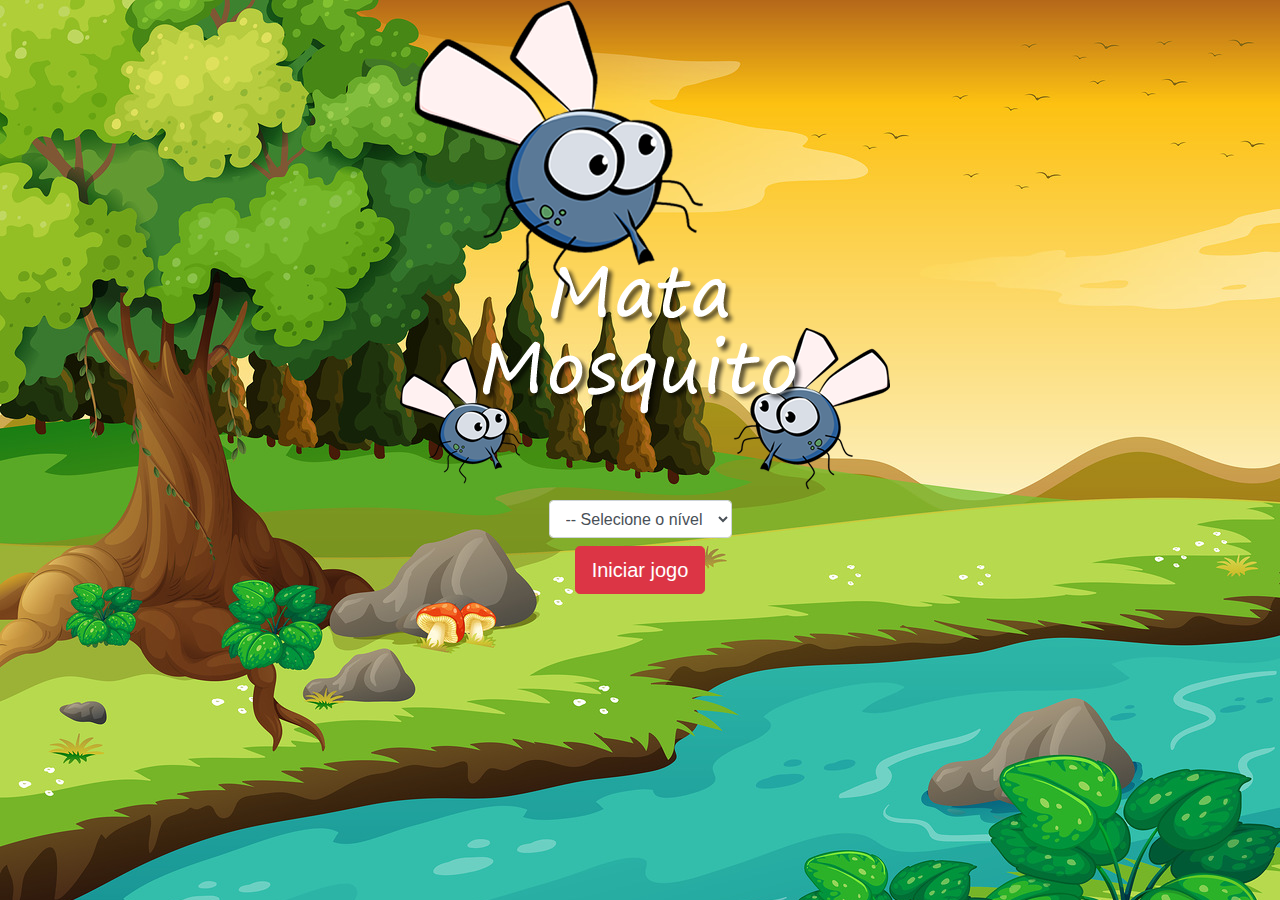
<file: app2/index.html>
<!DOCTYPE html>
<html>
	<head>

		<title></title>
		<meta charset="utf-8">
		<link rel="stylesheet" href="https://stackpath.bootstrapcdn.com/bootstrap/4.5.2/css/bootstrap.min.css" integrity="sha384-JcKb8q3iqJ61gNV9KGb8thSsNjpSL0n8PARn9HuZOnIxN0hoP+VmmDGMN5t9UJ0Z" crossorigin="anonymous">	
		<link rel="stylesheet"  href="estilo.css">

		<script>
			function iniciarJogo(){
				var nivel = document.getElementById('nivel').value

				if(nivel === ""){
					alert('Selecione um nivel para iniciar o jogo')
					return false	
				}	
				
				window.location.href = "app.html?" + nivel

			}
		</script>
	</head>
	<body>
		<div class="container">
			<div class="row">
				<div class="col">
					<div class="d-flex justify-content-center">
					<img src="imagens/game.png">
				</div>		
 			</div>
 		</div>	

 		<div class="row">
				<div class="col">
					<div class="d-flex justify-content-center">
						<div class="mb-2">
						<select  class="form-control" id="nivel">
							<option value="">-- Selecione o nível</option>
							<option value="normal">Normal</option>
							<option value="dificil">Díficil</option>
							<option value="chucknorris">Chuck Norris</option>
						</select>
					</div>
				</div>		
			</div>
		</div>

 			<div class="row">
				<div class="col">
					<div class="d-flex justify-content-center">
					<button type="button" class="btn btn-danger btn-lg" onclick="iniciarJogo()">Iniciar jogo</button>
				</div>		
 			</div>
 		</div>	
 	</div>
	</body>
</html>
</file>
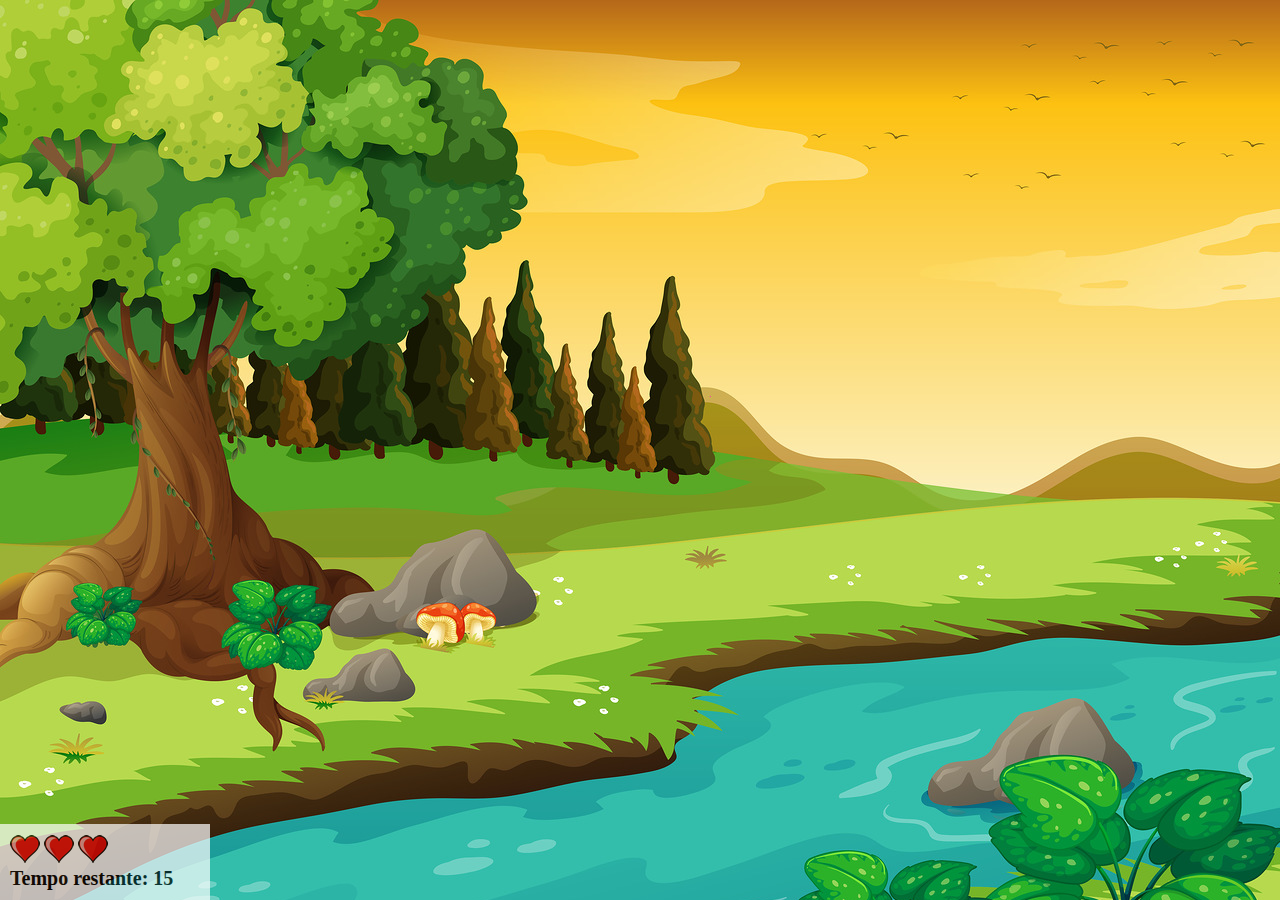
<file: app2/app.html>
<!DOCTYPE html>
<html>
	<head>
		<meta charset="utf-8">
		<title> JavaScript</title>

		<link rel="stylesheet" type="text/css" href="estilo.css">
		<script src="jogo.js"></script>

	</head>
	<body onresize="ajustaTamanhoPalcoJogo()">

		<div class="painel">
			<div class="vidas">
				<img id = "v1" src="imagens/coracao_cheio.png">
				<img id = "v2" src="imagens/coracao_cheio.png">
				<img id = "v3" src="imagens/coracao_cheio.png">

				<div class="cronometro"> Tempo restante: <span id="cronometro"></span></div>

				</div>

			</div>

		<script>
			document.getElementById('cronometro').innerHTML = tempo

			var criaMosca = setInterval(function(){
				posicaoRandomica()
			}, criaMosquitoTempo)
		</script>
		
	</body>
</html>
</file>
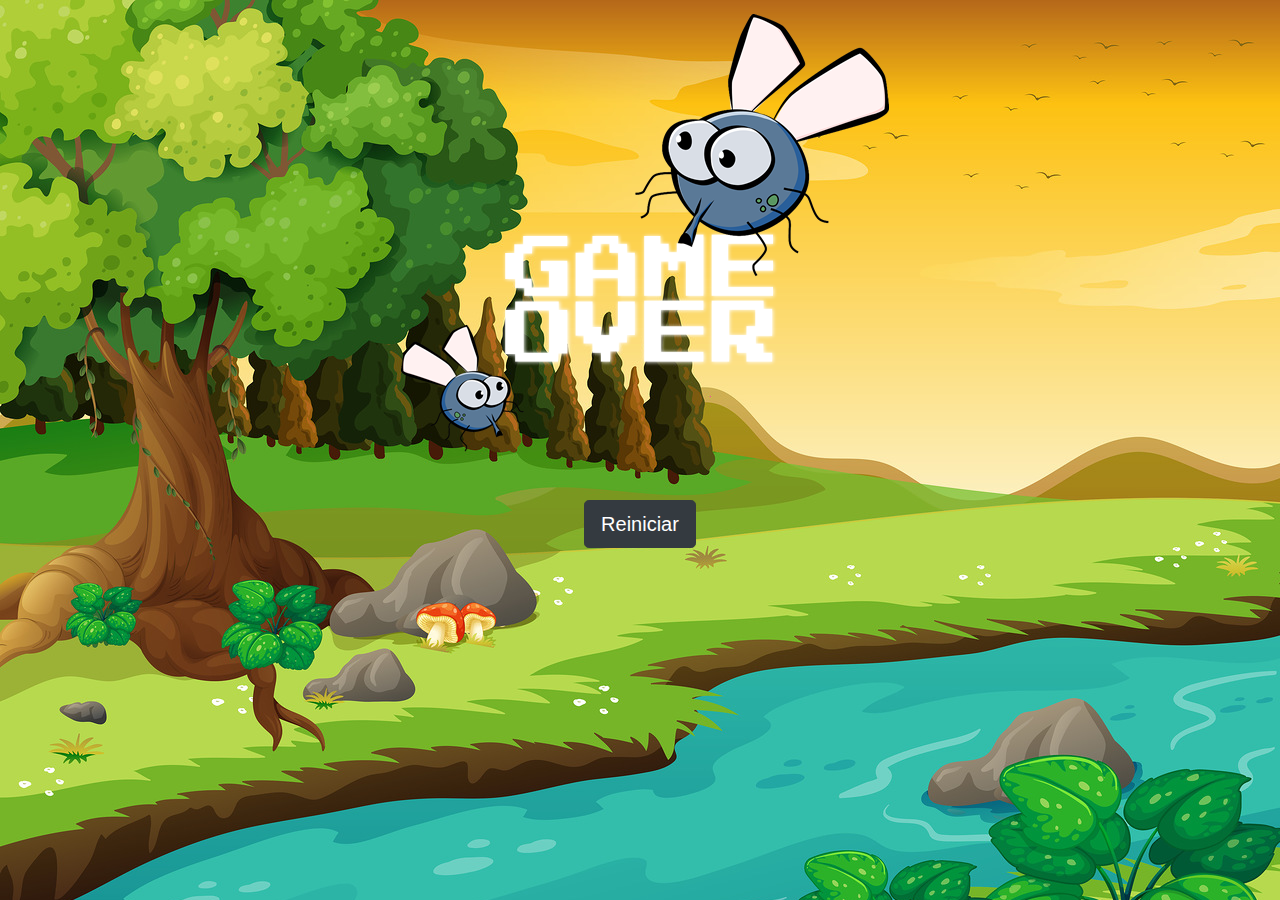
<file: app2/fim_do_jogo.html>
<!DOCTYPE html>
<html>
	<head>

		<title></title>
		<meta charset="utf-8">
		<link rel="stylesheet" href="https://stackpath.bootstrapcdn.com/bootstrap/4.5.2/css/bootstrap.min.css" integrity="sha384-JcKb8q3iqJ61gNV9KGb8thSsNjpSL0n8PARn9HuZOnIxN0hoP+VmmDGMN5t9UJ0Z" crossorigin="anonymous">	
		<link rel="stylesheet"  href="estilo.css">
	</head>
	<body>
		<div class="container">
			<div class="row">
				<div class="col">
					<div class="d-flex justify-content-center">
					<img src="imagens/game_over.png">
				</div>		
 			</div>
 		</div>

 			<div class="row">
				<div class="col">
					<div class="d-flex justify-content-center">
					<button type="button" class="btn btn-dark btn-lg"  onclick="window.location.href = 'app.html' "> Reiniciar</button>
				</div>		
 			</div>
 		</div>	
 	</div>
	</body>
</html>
</file>
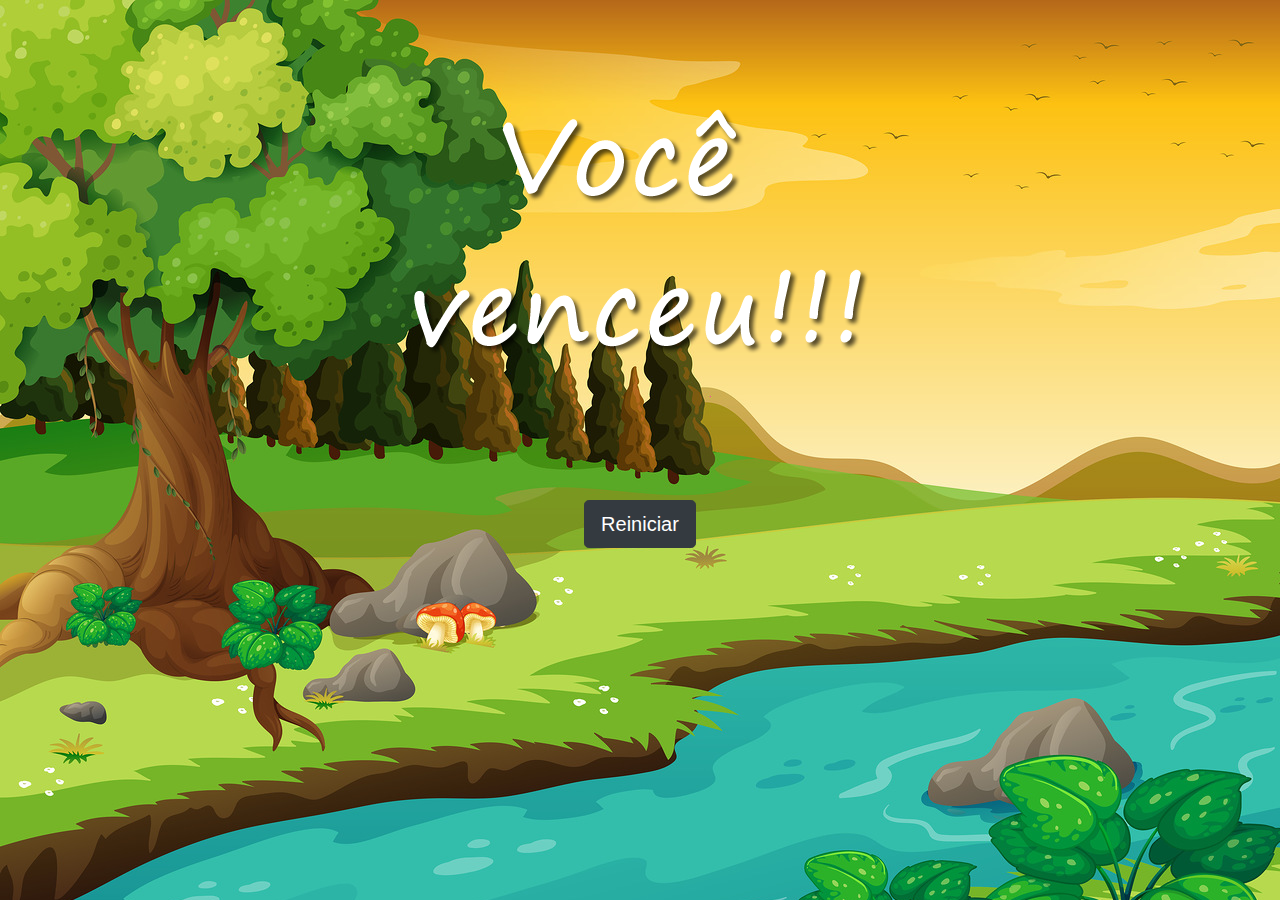
<file: app2/vitoria.html>
<!DOCTYPE html>
<html>
	<head>

		<title></title>
		<meta charset="utf-8">
		<link rel="stylesheet" href="https://stackpath.bootstrapcdn.com/bootstrap/4.5.2/css/bootstrap.min.css" integrity="sha384-JcKb8q3iqJ61gNV9KGb8thSsNjpSL0n8PARn9HuZOnIxN0hoP+VmmDGMN5t9UJ0Z" crossorigin="anonymous">	
		<link rel="stylesheet"  href="estilo.css">
	</head>
	<body>
		<div class="container">
			<div class="row">
				<div class="col">
					<div class="d-flex justify-content-center">
					<img src="imagens/vitoria.png">
				</div>		
 			</div>
 		</div>	

 			<div class="row">
				<div class="col">
					<div class="d-flex justify-content-center">
					<button type="button" class="btn btn-dark btn-lg"  onclick="window.location.href = 'app.html' "> Reiniciar</button>
				</div>		
 			</div>
 		</div>	
 	</div>
	</body>
</html>
</file>
<file: app2/estilo.css>
html{
	cursor: url(imagens/mata_mosca.png) 30 30, auto;
}

body {
	background-image: url(imagens/bg.jpg);
	background-repeat: no-repeat;

}


.mosquito1{
	height: 50px;
	width: 50px;
}
.mosquito2{
	height: 70px;
	width: 70px;
}
.mosquito3{
	height: 90px;
	width: 90px;
}

.ladoA {
	transform:  scaleX(1);
}

.ladoB {
	transform:  scaleX(-1);
}

.painel{
	position: absolute;
	width: 190px;
	padding: 10px;
	left: 0px;
	bottom: 0px;
	border-top: solid 1px white;
	background-color: #fff;
	opacity: 0.7
}

.vidas {
	float: left;
}

.cronometro {
	float: left;
	font-size: 20px;
	font-weight: bold;
}
</file>
